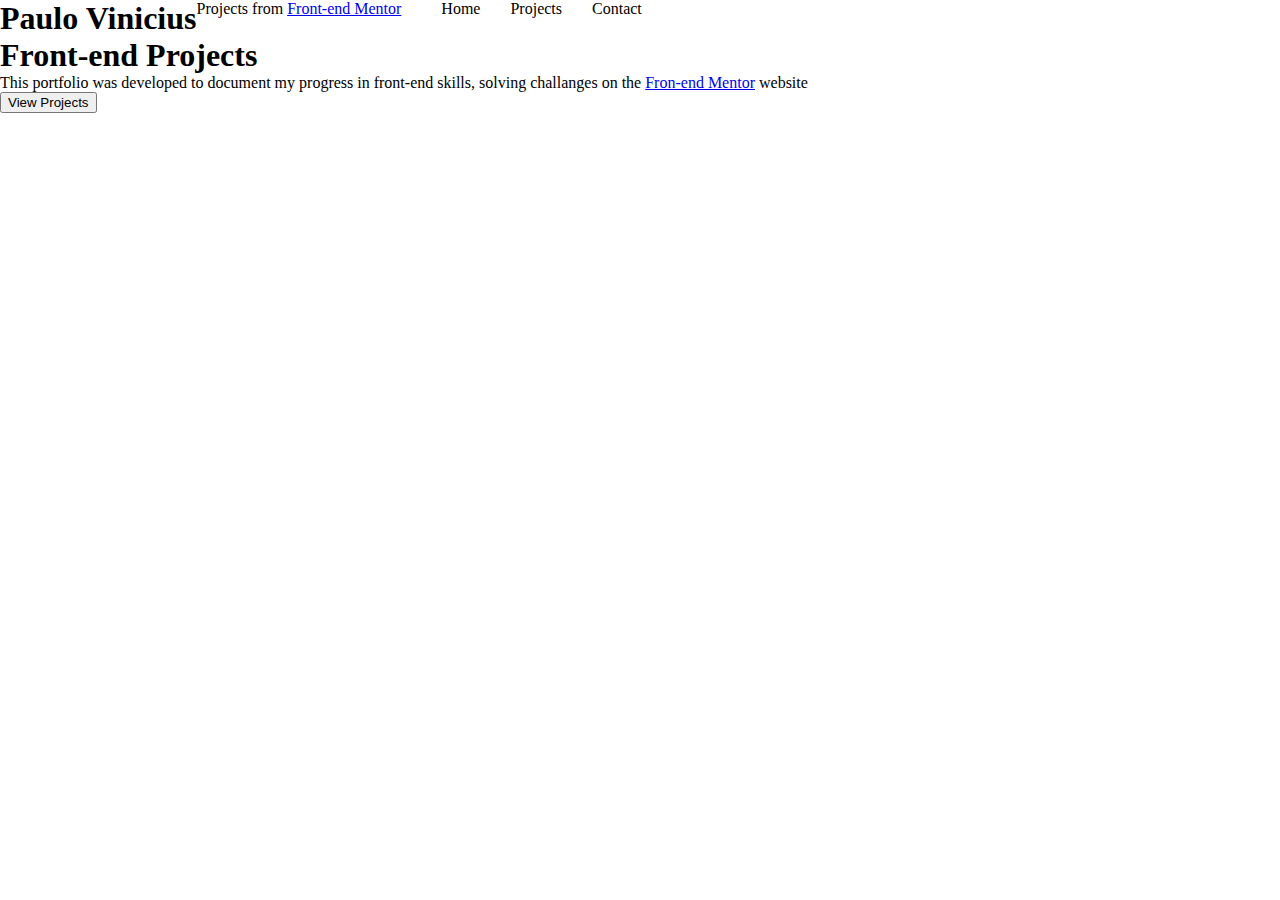
<file: index.html>
<!DOCTYPE html>
<html lang="PT-BR">
<head>
    <meta charset="UTF-8">
    <meta name="viewport" content="width=device-width, initial-scale=1.0">
    <title>Front-end Portfolio</title>
    <link rel="stylesheet" href="./assets/css/style.css">
</head>
<body>
    <header>
        <div>
            <div>
                <h1>Paulo Vinicius</h1>
                <p>Projects from <a href="https://www.frontendmentor.io/home">Front-end Mentor</a></p>
            </div>
            <ul>
                <li>Home</li>
                <li>Projects</li>
                <li>Contact</li>
            </ul>
        </div>
    </header>
    <section>
        <div>
            <h1>Front-end Projects</h1>
            <p>This portfolio was developed to document my progress in front-end skills, solving challanges on the <a href="https://www.frontendmentor.io/home">Fron-end Mentor</a> website</p>
            <div>
                <Button>View Projects</Button>
            </div>
        </div>
    </section>
</body>
</html>
</file>
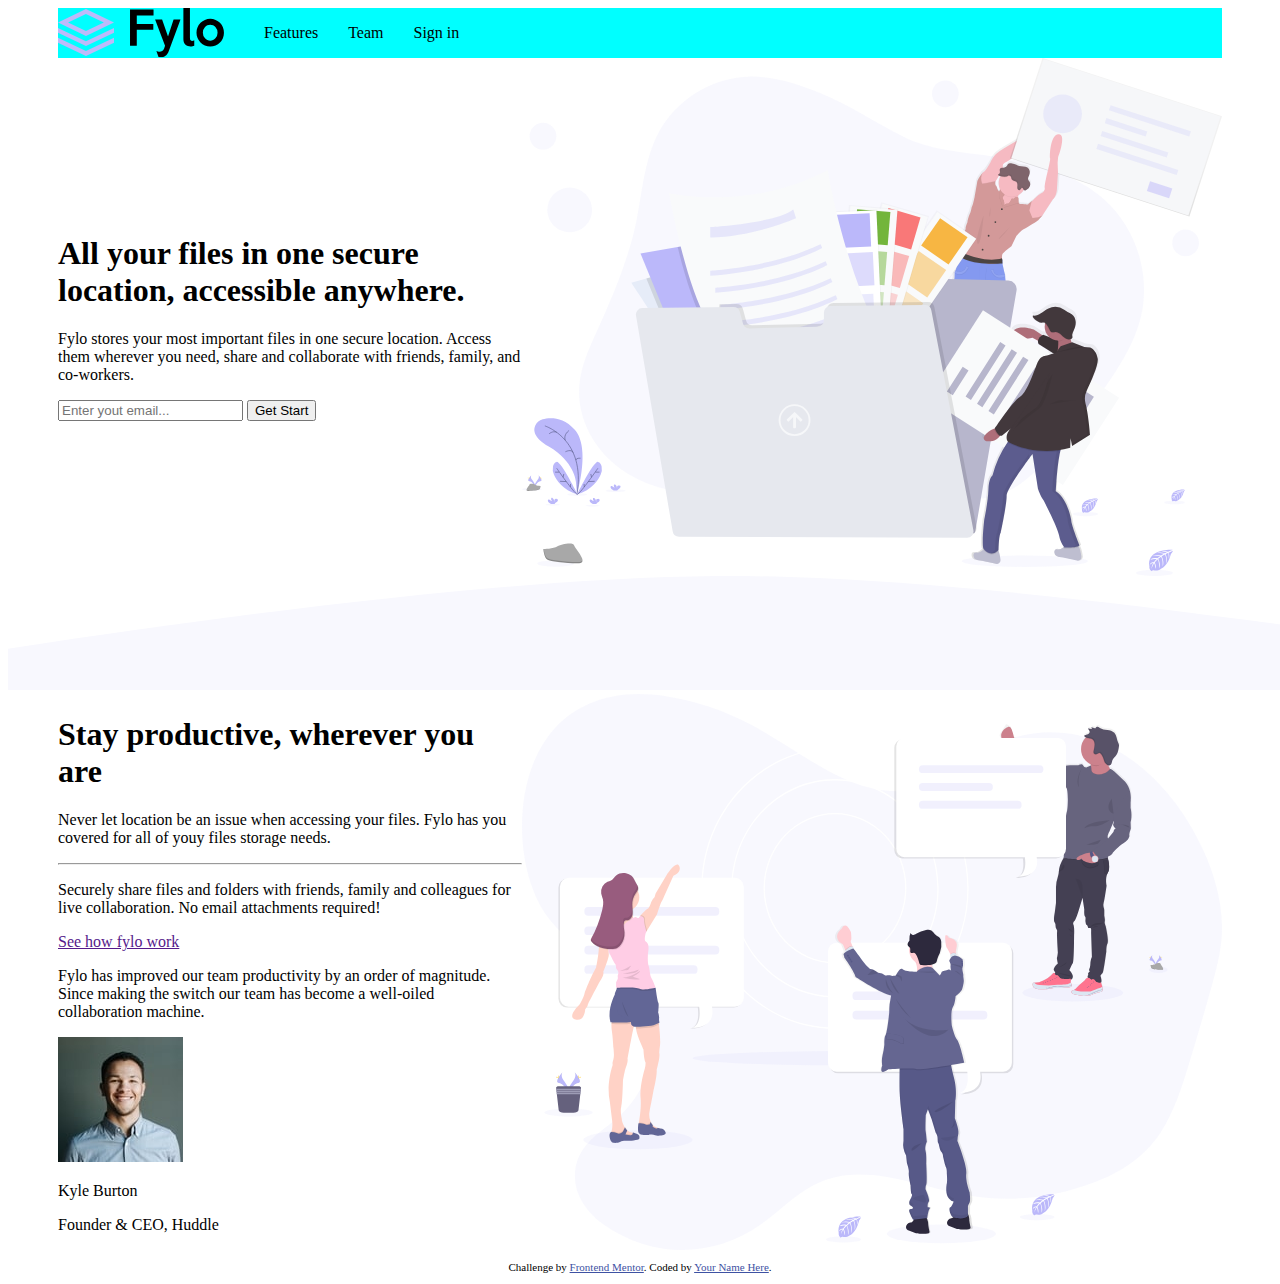
<file: challenges/fylo-landing-page-with-two-column-layout-master/index.html>
<!DOCTYPE html>
<html lang="en">

<head>
  <meta charset="UTF-8">
  <meta name="viewport" content="width=device-width, initial-scale=1.0">
  <!-- displays site properly based on user's device -->

  <link rel="icon" type="image/png" sizes="32x32" href="./images/favicon-32x32.png">
  <link rel="stylesheet" href="./css/style.css">

  <title>Frontend Mentor | Fylo landing page with two column layout</title>

  <!-- Feel free to remove these styles or customise in your own stylesheet 👍 -->
  <style>
    .attribution {
      font-size: 11px;
      text-align: center;
    }

    .attribution a {
      color: hsl(228, 45%, 44%);
    }
  </style>
</head>

<body>
  <header class="container homepage-header">
    <img src="./images/logo.svg" alt="Fylo logo">
    <ul>
      <li>Features</li>
      <li>Team</li>
      <li>Sign in</li>
    </ul>
  </header>

  <section class="content-homepage container">
    <div>
      <h1>
        All your files in one secure<br>
        location, accessible anywhere.
      </h1>
      <p>Fylo stores your most important files in one secure location. Access them wherever you need, share and
        collaborate with friends, family, and co-workers.</p>
      <div>
        <input type="text" placeholder="Enter yout email...">
        <button>Get Start</button>
      </div>
    </div>
    <img src="./images/illustration-1.svg" alt="first illustration">
  </section>

  <img src="./images/bg-curve-desktop.svg" alt="">

  <section class="container content-homepage2">

    <div>
      <h1>
        Stay productive, wherever you are
      </h1>
      <p>Never let location be an issue when accessing your files. Fylo has you covered for all of youy files storage
        needs.</p>
      <hr>
      <p>Securely share files and folders with friends, family and colleagues for live collaboration. No email
        attachments required!</p>
      <a href="">See how fylo work</a>
      <div>


        <p>Fylo has improved our team productivity by an order of magnitude. Since making the switch our team has become
          a well-oiled collaboration machine.</p>

        <div>
          <img src="./images/avatar-testimonial.jpg" alt="">
          <div>
            <p>Kyle Burton</p>
            <p>Founder & CEO, Huddle</p>
          </div>
        </div>

      </div>
    </div>
    <img src="./images/illustration-2.svg" alt="second illustration">

  </section>

  <footer>
    <p class="attribution">
      Challenge by <a href="https://www.frontendmentor.io?ref=challenge" target="_blank">Frontend Mentor</a>.
      Coded by <a href="#">Your Name Here</a>.
    </p>
  </footer>
</body>

</html>
</file>
<file: assets/css/style.css>
*{
    margin: 0;
}

header div {
    display: flex;
    flex-direction: row;
}

header ul{
    display: flex;
    gap: 30px;
    list-style-type: none;

}

header ul li:hover {
    border-bottom: solid 2px ;
}
</file>
<file: challenges/fylo-landing-page-with-two-column-layout-master/css/style.css>
.container {
    margin-left: 50px;
    margin-right: 50px;
}

.homepage-header {
    display: flex;
    background-color: aqua;
}

.homepage-header ul{
    display: flex;
    list-style: none;
    gap: 30px;
    position: ;
    justify-content: right;
}

.content-homepage {
    display: flex;
    align-items: center;
    justify-content: center;
}



.content-homepage img{
    max-width: 700px;
    max-height: 700px;
}

.content-homepage2{
    display: flex;
    
}


.content-homepage2 img{
    max-width: 700px;
    max-height: 700px;
}
</file>
